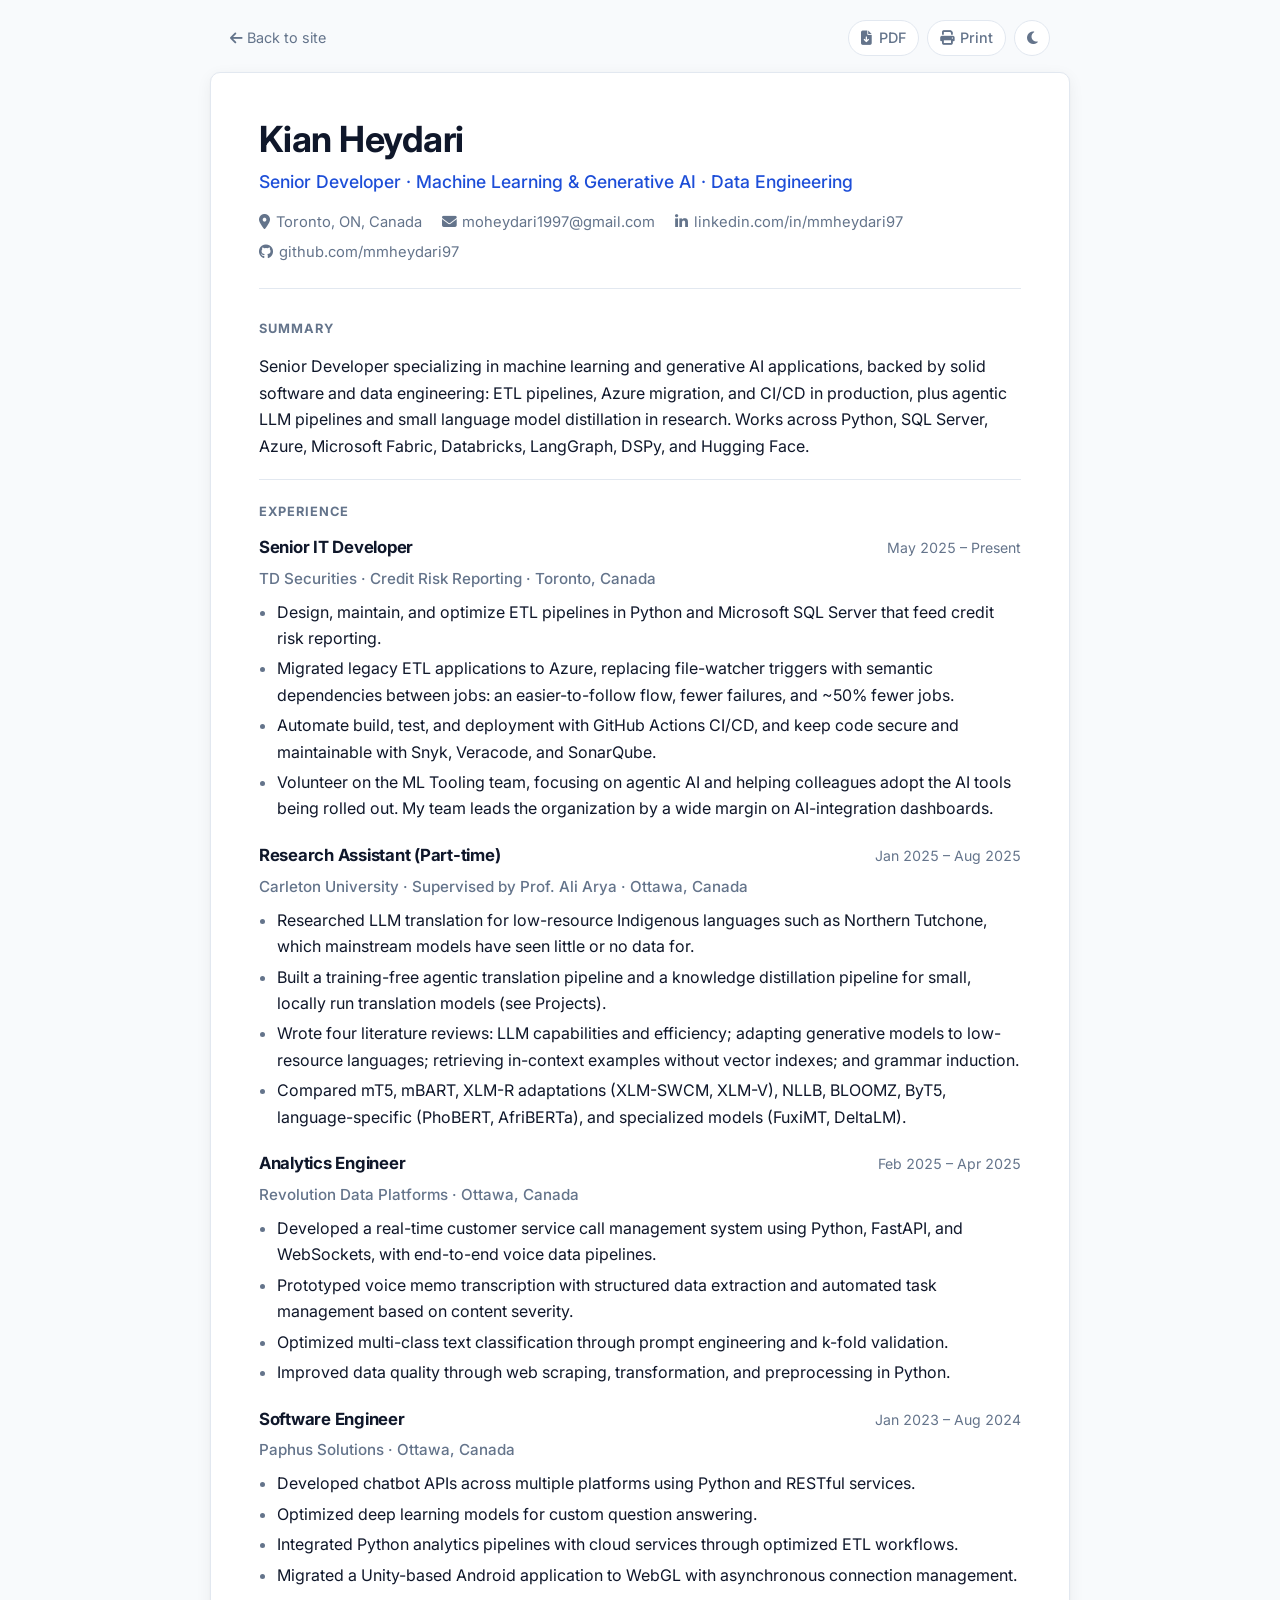
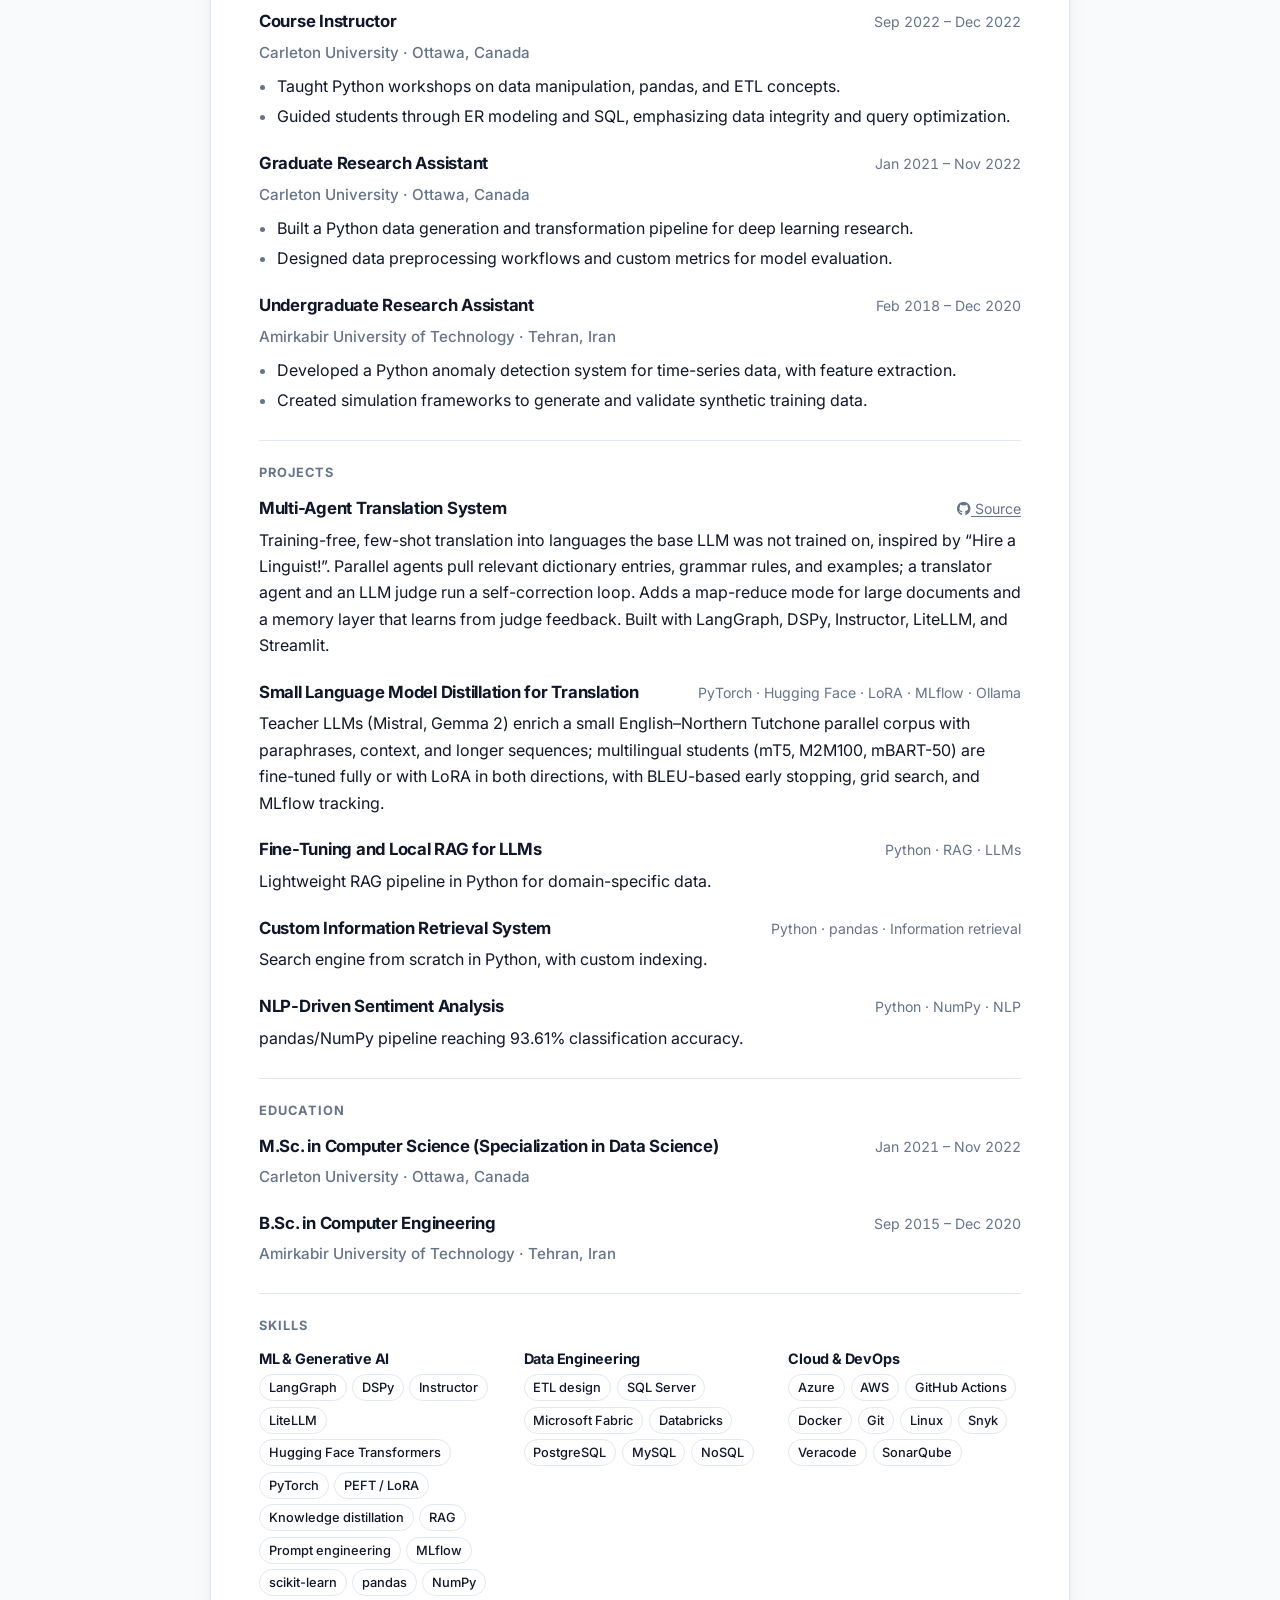
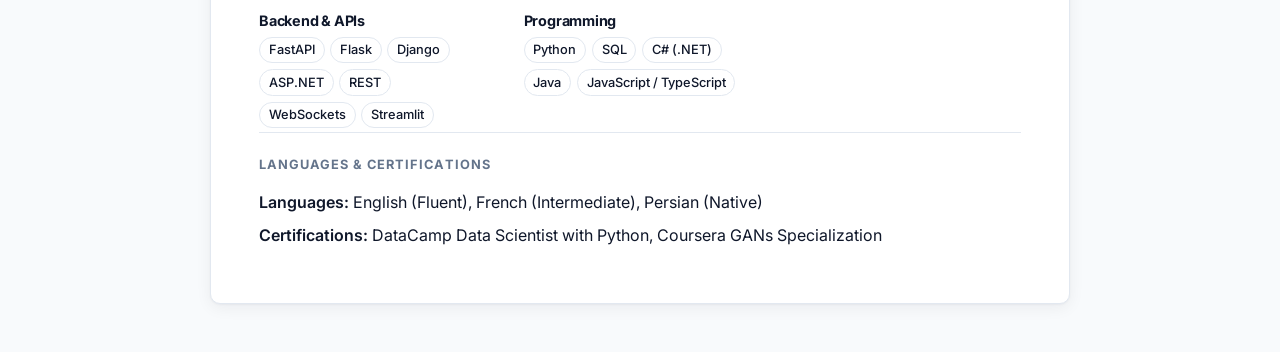
<file: cv/updated/modern-cv.html>
<!DOCTYPE html>
<html lang="en">
<head>
    <meta charset="UTF-8">
    <meta name="viewport" content="width=device-width, initial-scale=1">
    <title>Kian Heydari · CV</title>
    <meta name="description" content="CV of Kian Heydari — senior developer specializing in machine learning, generative AI and data engineering.">
    <meta name="color-scheme" content="light dark">
    <link rel="icon" type="image/svg+xml" href="../../img/laptop-code-solid.svg">

    <script>
        (function () {
            var t = null;
            try { t = localStorage.getItem('theme'); } catch (e) {}
            if (t !== 'light' && t !== 'dark') {
                t = window.matchMedia && window.matchMedia('(prefers-color-scheme: dark)').matches ? 'dark' : 'light';
            }
            document.documentElement.setAttribute('data-bs-theme', t);
        })();
    </script>

    <link rel="preconnect" href="https://fonts.googleapis.com">
    <link rel="preconnect" href="https://fonts.gstatic.com" crossorigin>
    <link href="https://fonts.googleapis.com/css2?family=Inter:wght@400;500;600;700&display=swap" rel="stylesheet">
    <link rel="stylesheet" href="https://cdnjs.cloudflare.com/ajax/libs/font-awesome/6.5.2/css/all.min.css">

    <style>
        /* Shared design tokens (same block as css/style.css and the blog) */
        :root,
        [data-bs-theme="light"] {
          --bg: #f8fafc;
          --surface: #ffffff;
          --text: #0f172a;
          --muted: #64748b;
          --border: #e2e8f0;
          --accent: #1d4ed8;
          --accent-hover: #1e40af;
          --accent-soft: #dbeafe;
          --accent-rgb: 29, 78, 216;
          --on-accent: #ffffff;
          --shadow: 0 1px 2px rgba(15, 23, 42, 0.04), 0 4px 16px rgba(15, 23, 42, 0.06);
        }
        
        [data-bs-theme="dark"] {
          --bg: #0b1220;
          --surface: #131c2e;
          --text: #e2e8f0;
          --muted: #94a3b8;
          --border: #263247;
          --accent: #60a5fa;
          --accent-hover: #93c5fd;
          --accent-soft: rgba(96, 165, 250, 0.14);
          --accent-rgb: 96, 165, 250;
          --on-accent: #0b1220;
          --shadow: 0 1px 2px rgba(0, 0, 0, 0.3), 0 4px 16px rgba(0, 0, 0, 0.25);
        }

        :root { --radius: 10px; --font: "Inter", system-ui, -apple-system, "Segoe UI", Roboto, sans-serif; }

        *, *::before, *::after { box-sizing: border-box; }
        body {
            margin: 0;
            font-family: var(--font);
            font-size: 1rem;
            line-height: 1.65;
            color: var(--text);
            background: var(--bg);
        }
        a { color: var(--accent); text-underline-offset: 2px; }
        a:hover { color: var(--accent-hover); }
        :focus-visible { outline: 2px solid var(--accent); outline-offset: 2px; }
        h1, h2, h3 { font-weight: 700; letter-spacing: -0.015em; line-height: 1.25; margin: 0; }

        .toolbar {
            max-width: 860px;
            margin: 0 auto;
            padding: 1.25rem 1.25rem 0;
            display: flex;
            justify-content: space-between;
            align-items: center;
            gap: 1rem;
            font-size: .9rem;
        }
        .toolbar a { color: var(--muted); text-decoration: none; }
        .toolbar a:hover { color: var(--accent); }
        .toolbar .actions { display: flex; gap: .5rem; align-items: center; }
        .icon-btn {
            display: inline-flex; align-items: center; justify-content: center; gap: .4rem;
            height: 2.25rem; min-width: 2.25rem; padding: 0 .75rem;
            border: 1px solid var(--border); border-radius: 999px;
            background: var(--surface); color: var(--muted);
            font: inherit; font-weight: 500; cursor: pointer;
            transition: color .15s ease, background-color .15s ease;
        }
        .icon-btn:hover { color: var(--text); background: var(--accent-soft); }
        .theme-toggle { padding: 0; }
        .theme-toggle .fa-sun { display: none; }
        [data-bs-theme="dark"] .theme-toggle .fa-sun { display: inline-block; }
        [data-bs-theme="dark"] .theme-toggle .fa-moon { display: none; }

        .sheet {
            max-width: 860px;
            margin: 1rem auto 3rem;
            padding: 2.75rem 3rem;
            background: var(--surface);
            border: 1px solid var(--border);
            border-radius: var(--radius);
            box-shadow: var(--shadow);
        }

        header { border-bottom: 1px solid var(--border); padding-bottom: 1.5rem; margin-bottom: .5rem; }
        header h1 { font-size: 2.25rem; }
        .subtitle { color: var(--accent); font-weight: 500; font-size: 1.1rem; margin: .3rem 0 .9rem; }
        .contact { display: flex; flex-wrap: wrap; gap: .35rem 1.25rem; color: var(--muted); font-size: .92rem; }
        .contact a { color: var(--muted); text-decoration: none; }
        .contact a:hover { color: var(--accent); }
        .contact i { margin-right: .35rem; }

        section { padding: 1.5rem 0 .25rem; }
        section + section { border-top: 1px solid var(--border); }
        .section-title {
            font-size: .8rem;
            text-transform: uppercase;
            letter-spacing: .08em;
            color: var(--muted);
            margin-bottom: 1rem;
        }

        .item { margin-bottom: 1.4rem; break-inside: avoid; }
        .item-head { display: flex; flex-wrap: wrap; justify-content: space-between; align-items: baseline; gap: .1rem 1.5rem; }
        .item-head h3 { font-size: 1.05rem; }
        .date { color: var(--muted); font-size: .88rem; white-space: nowrap; font-variant-numeric: tabular-nums; }
        .org { color: var(--muted); font-weight: 500; margin: .1rem 0 0; font-size: .95rem; }
        .item ul { margin: .5rem 0 0; padding-left: 1.1rem; }
        .item li { margin-bottom: .25rem; }
        .item li::marker { color: var(--muted); }
        .item p { margin: .4rem 0 0; }

        .skills { display: grid; grid-template-columns: repeat(auto-fit, minmax(14rem, 1fr)); gap: 1rem 2rem; }
        .skills h3 { font-size: .9rem; margin-bottom: .4rem; }
        .chips { display: flex; flex-wrap: wrap; gap: .35rem; list-style: none; padding: 0; margin: 0; }
        .chips li {
            font-size: .8rem; font-weight: 500;
            padding: .12rem .55rem;
            border: 1px solid var(--border);
            border-radius: 999px;
        }
        .kv { margin: 0 0 .4rem; }
        .kv strong { font-weight: 600; }

        .todo {
            color: #b45309;
            background: color-mix(in srgb, #f59e0b 14%, transparent);
            border-radius: 4px;
            padding: 0 .3rem;
            font-size: .9em;
        }
        [data-bs-theme="dark"] .todo { color: #fbbf24; }

        @media (max-width: 640px) {
            .sheet { padding: 1.5rem 1.25rem; margin: .75rem 1rem 2rem; }
            header h1 { font-size: 1.9rem; }
        }
        @media (prefers-reduced-motion: reduce) {
            *, *::before, *::after { transition: none !important; animation: none !important; }
        }
        @media print {
            :root, [data-bs-theme="dark"] {
                --bg: #fff; --surface: #fff; --text: #000; --muted: #444;
                --border: #ccc; --accent: #1d4ed8; --shadow: none;
            }
            @page { margin: 14mm; }
            body { font-size: 10.5pt; }
            .toolbar, .todo { display: none !important; }
            .sheet { margin: 0; padding: 0; border: 0; box-shadow: none; max-width: none; }
            a { color: inherit; text-decoration: none; }
        }
    </style>
</head>
<body>
    <div class="toolbar">
        <a href="../../index.html"><i class="fas fa-arrow-left" aria-hidden="true"></i> Back to site</a>
        <div class="actions">
            <a class="icon-btn" href="CV.pdf" target="_blank" rel="noopener"><i class="fas fa-file-arrow-down" aria-hidden="true"></i> PDF</a>
            <button type="button" class="icon-btn" onclick="window.print()"><i class="fas fa-print" aria-hidden="true"></i> Print</button>
            <button type="button" class="icon-btn theme-toggle" aria-label="Toggle dark mode" title="Toggle dark mode">
                <i class="fas fa-moon" aria-hidden="true"></i><i class="fas fa-sun" aria-hidden="true"></i>
            </button>
        </div>
    </div>

    <main class="sheet">
        <header>
            <h1>Kian Heydari</h1>
            <p class="subtitle">Senior Developer · Machine Learning &amp; Generative AI · Data Engineering</p>
            <div class="contact">
                <span><i class="fas fa-location-dot" aria-hidden="true"></i>Toronto, ON, Canada</span>
                <a href="mailto:moheydari1997@gmail.com"><i class="fas fa-envelope" aria-hidden="true"></i>moheydari1997@gmail.com</a>
                <a href="https://linkedin.com/in/mmheydari97" target="_blank" rel="noopener"><i class="fab fa-linkedin-in" aria-hidden="true"></i>linkedin.com/in/mmheydari97</a>
                <a href="https://github.com/mmheydari97" target="_blank" rel="noopener"><i class="fab fa-github" aria-hidden="true"></i>github.com/mmheydari97</a>
            </div>
        </header>

        <section>
            <h2 class="section-title">Summary</h2>
            <p>Senior Developer specializing in machine learning and generative AI applications, backed by solid software and data engineering: ETL pipelines, Azure migration, and CI/CD in production, plus agentic LLM pipelines and small language model distillation in research. Works across Python, SQL Server, Azure, Microsoft Fabric, Databricks, LangGraph, DSPy, and Hugging Face.</p>
        </section>

        <section>
            <h2 class="section-title">Experience</h2>

            <div class="item">
                <div class="item-head"><h3>Senior IT Developer</h3><span class="date">May 2025 – Present</span></div>
                <p class="org">TD Securities · Credit Risk Reporting · Toronto, Canada</p>
                <ul>
                    <li>Design, maintain, and optimize ETL pipelines in Python and Microsoft SQL Server that feed credit risk reporting.</li>
                    <li>Migrated legacy ETL applications to Azure, replacing file-watcher triggers with semantic dependencies between jobs: an easier-to-follow flow, fewer failures, and ~50% fewer jobs.</li>
                    <li>Automate build, test, and deployment with GitHub Actions CI/CD, and keep code secure and maintainable with Snyk, Veracode, and SonarQube.</li>
                    <li>Volunteer on the ML Tooling team, focusing on agentic AI and helping colleagues adopt the AI tools being rolled out. My team leads the organization by a wide margin on AI-integration dashboards.</li>
                </ul>
            </div>

            <div class="item">
                <div class="item-head"><h3>Research Assistant (Part-time)</h3><span class="date">Jan 2025 – Aug 2025</span></div>
                <p class="org">Carleton University · Supervised by Prof. Ali Arya · Ottawa, Canada</p>
                <ul>
                    <li>Researched LLM translation for low-resource Indigenous languages such as Northern Tutchone, which mainstream models have seen little or no data for.</li>
                    <li>Built a training-free agentic translation pipeline and a knowledge distillation pipeline for small, locally run translation models (see Projects).</li>
                    <li>Wrote four literature reviews: LLM capabilities and efficiency; adapting generative models to low-resource languages; retrieving in-context examples without vector indexes; and grammar induction.</li>
                    <li>Compared mT5, mBART, XLM-R adaptations (XLM-SWCM, XLM-V), NLLB, BLOOMZ, ByT5, language-specific (PhoBERT, AfriBERTa), and specialized models (FuxiMT, DeltaLM).</li>
                </ul>
            </div>

            <div class="item">
                <div class="item-head"><h3>Analytics Engineer</h3><span class="date">Feb 2025 – Apr 2025</span></div>
                <p class="org">Revolution Data Platforms · Ottawa, Canada</p>
                <ul>
                    <li>Developed a real-time customer service call management system using Python, FastAPI, and WebSockets, with end-to-end voice data pipelines.</li>
                    <li>Prototyped voice memo transcription with structured data extraction and automated task management based on content severity.</li>
                    <li>Optimized multi-class text classification through prompt engineering and k-fold validation.</li>
                    <li>Improved data quality through web scraping, transformation, and preprocessing in Python.</li>
                </ul>
            </div>

            <div class="item">
                <div class="item-head"><h3>Software Engineer</h3><span class="date">Jan 2023 – Aug 2024</span></div>
                <p class="org">Paphus Solutions · Ottawa, Canada</p>
                <ul>
                    <li>Developed chatbot APIs across multiple platforms using Python and RESTful services.</li>
                    <li>Optimized deep learning models for custom question answering.</li>
                    <li>Integrated Python analytics pipelines with cloud services through optimized ETL workflows.</li>
                    <li>Migrated a Unity-based Android application to WebGL with asynchronous connection management.</li>
                </ul>
            </div>

            <div class="item">
                <div class="item-head"><h3>Course Instructor</h3><span class="date">Sep 2022 – Dec 2022</span></div>
                <p class="org">Carleton University · Ottawa, Canada</p>
                <ul>
                    <li>Taught Python workshops on data manipulation, pandas, and ETL concepts.</li>
                    <li>Guided students through ER modeling and SQL, emphasizing data integrity and query optimization.</li>
                </ul>
            </div>

            <div class="item">
                <div class="item-head"><h3>Graduate Research Assistant</h3><span class="date">Jan 2021 – Nov 2022</span></div>
                <p class="org">Carleton University · Ottawa, Canada</p>
                <ul>
                    <li>Built a Python data generation and transformation pipeline for deep learning research.</li>
                    <li>Designed data preprocessing workflows and custom metrics for model evaluation.</li>
                </ul>
            </div>

            <div class="item">
                <div class="item-head"><h3>Undergraduate Research Assistant</h3><span class="date">Feb 2018 – Dec 2020</span></div>
                <p class="org">Amirkabir University of Technology · Tehran, Iran</p>
                <ul>
                    <li>Developed a Python anomaly detection system for time-series data, with feature extraction.</li>
                    <li>Created simulation frameworks to generate and validate synthetic training data.</li>
                </ul>
            </div>
        </section>

        <section>
            <h2 class="section-title">Projects</h2>
            <div class="item">
                <div class="item-head"><h3>Multi-Agent Translation System</h3><a class="date" href="https://github.com/uni-VR-sity/translation-agent-system" target="_blank" rel="noopener"><i class="fab fa-github" aria-hidden="true"></i> Source</a></div>
                <p>Training-free, few-shot translation into languages the base LLM was not trained on, inspired by “Hire a Linguist!”. Parallel agents pull relevant dictionary entries, grammar rules, and examples; a translator agent and an LLM judge run a self-correction loop. Adds a map-reduce mode for large documents and a memory layer that learns from judge feedback. Built with LangGraph, DSPy, Instructor, LiteLLM, and Streamlit.</p>
            </div>
            <div class="item">
                <div class="item-head"><h3>Small Language Model Distillation for Translation</h3><span class="date">PyTorch · Hugging Face · LoRA · MLflow · Ollama</span></div>
                <p>Teacher LLMs (Mistral, Gemma 2) enrich a small English–Northern Tutchone parallel corpus with paraphrases, context, and longer sequences; multilingual students (mT5, M2M100, mBART-50) are fine-tuned fully or with LoRA in both directions, with BLEU-based early stopping, grid search, and MLflow tracking.</p>
            </div>
            <div class="item">
                <div class="item-head"><h3>Fine-Tuning and Local RAG for LLMs</h3><span class="date">Python · RAG · LLMs</span></div>
                <p>Lightweight RAG pipeline in Python for domain-specific data.</p>
            </div>
            <div class="item">
                <div class="item-head"><h3>Custom Information Retrieval System</h3><span class="date">Python · pandas · Information retrieval</span></div>
                <p>Search engine from scratch in Python, with custom indexing.</p>
            </div>
            <div class="item">
                <div class="item-head"><h3>NLP-Driven Sentiment Analysis</h3><span class="date">Python · NumPy · NLP</span></div>
                <p>pandas/NumPy pipeline reaching 93.61% classification accuracy.</p>
            </div>
        </section>

        <section>
            <h2 class="section-title">Education</h2>
            <div class="item">
                <div class="item-head"><h3>M.Sc. in Computer Science (Specialization in Data Science)</h3><span class="date">Jan 2021 – Nov 2022</span></div>
                <p class="org">Carleton University · Ottawa, Canada</p>
            </div>
            <div class="item">
                <div class="item-head"><h3>B.Sc. in Computer Engineering</h3><span class="date">Sep 2015 – Dec 2020</span></div>
                <p class="org">Amirkabir University of Technology · Tehran, Iran</p>
            </div>
        </section>

        <section>
            <h2 class="section-title">Skills</h2>
            <div class="skills">
                <div><h3>ML &amp; Generative AI</h3><ul class="chips"><li>LangGraph</li><li>DSPy</li><li>Instructor</li><li>LiteLLM</li><li>Hugging Face Transformers</li><li>PyTorch</li><li>PEFT / LoRA</li><li>Knowledge distillation</li><li>RAG</li><li>Prompt engineering</li><li>MLflow</li><li>scikit-learn</li><li>pandas</li><li>NumPy</li></ul></div>
                <div><h3>Data Engineering</h3><ul class="chips"><li>ETL design</li><li>SQL Server</li><li>Microsoft Fabric</li><li>Databricks</li><li>PostgreSQL</li><li>MySQL</li><li>NoSQL</li></ul></div>
                <div><h3>Cloud &amp; DevOps</h3><ul class="chips"><li>Azure</li><li>AWS</li><li>GitHub Actions</li><li>Docker</li><li>Git</li><li>Linux</li><li>Snyk</li><li>Veracode</li><li>SonarQube</li></ul></div>
                <div><h3>Backend &amp; APIs</h3><ul class="chips"><li>FastAPI</li><li>Flask</li><li>Django</li><li>ASP.NET</li><li>REST</li><li>WebSockets</li><li>Streamlit</li></ul></div>
                <div><h3>Programming</h3><ul class="chips"><li>Python</li><li>SQL</li><li>C# (.NET)</li><li>Java</li><li>JavaScript / TypeScript</li></ul></div>
            </div>
        </section>

        <section>
            <h2 class="section-title">Languages &amp; Certifications</h2>
            <p class="kv"><strong>Languages:</strong> English (Fluent), French (Intermediate), Persian (Native)</p>
            <p class="kv"><strong>Certifications:</strong> DataCamp Data Scientist with Python, Coursera GANs Specialization</p>
        </section>
    </main>

    <script>
        (function () {
            var root = document.documentElement;
            document.querySelectorAll('.theme-toggle').forEach(function (btn) {
                btn.addEventListener('click', function () {
                    var next = root.getAttribute('data-bs-theme') === 'dark' ? 'light' : 'dark';
                    root.setAttribute('data-bs-theme', next);
                    try { localStorage.setItem('theme', next); } catch (e) {}
                });
            });
        })();
    </script>
</body>
</html>
</file>
